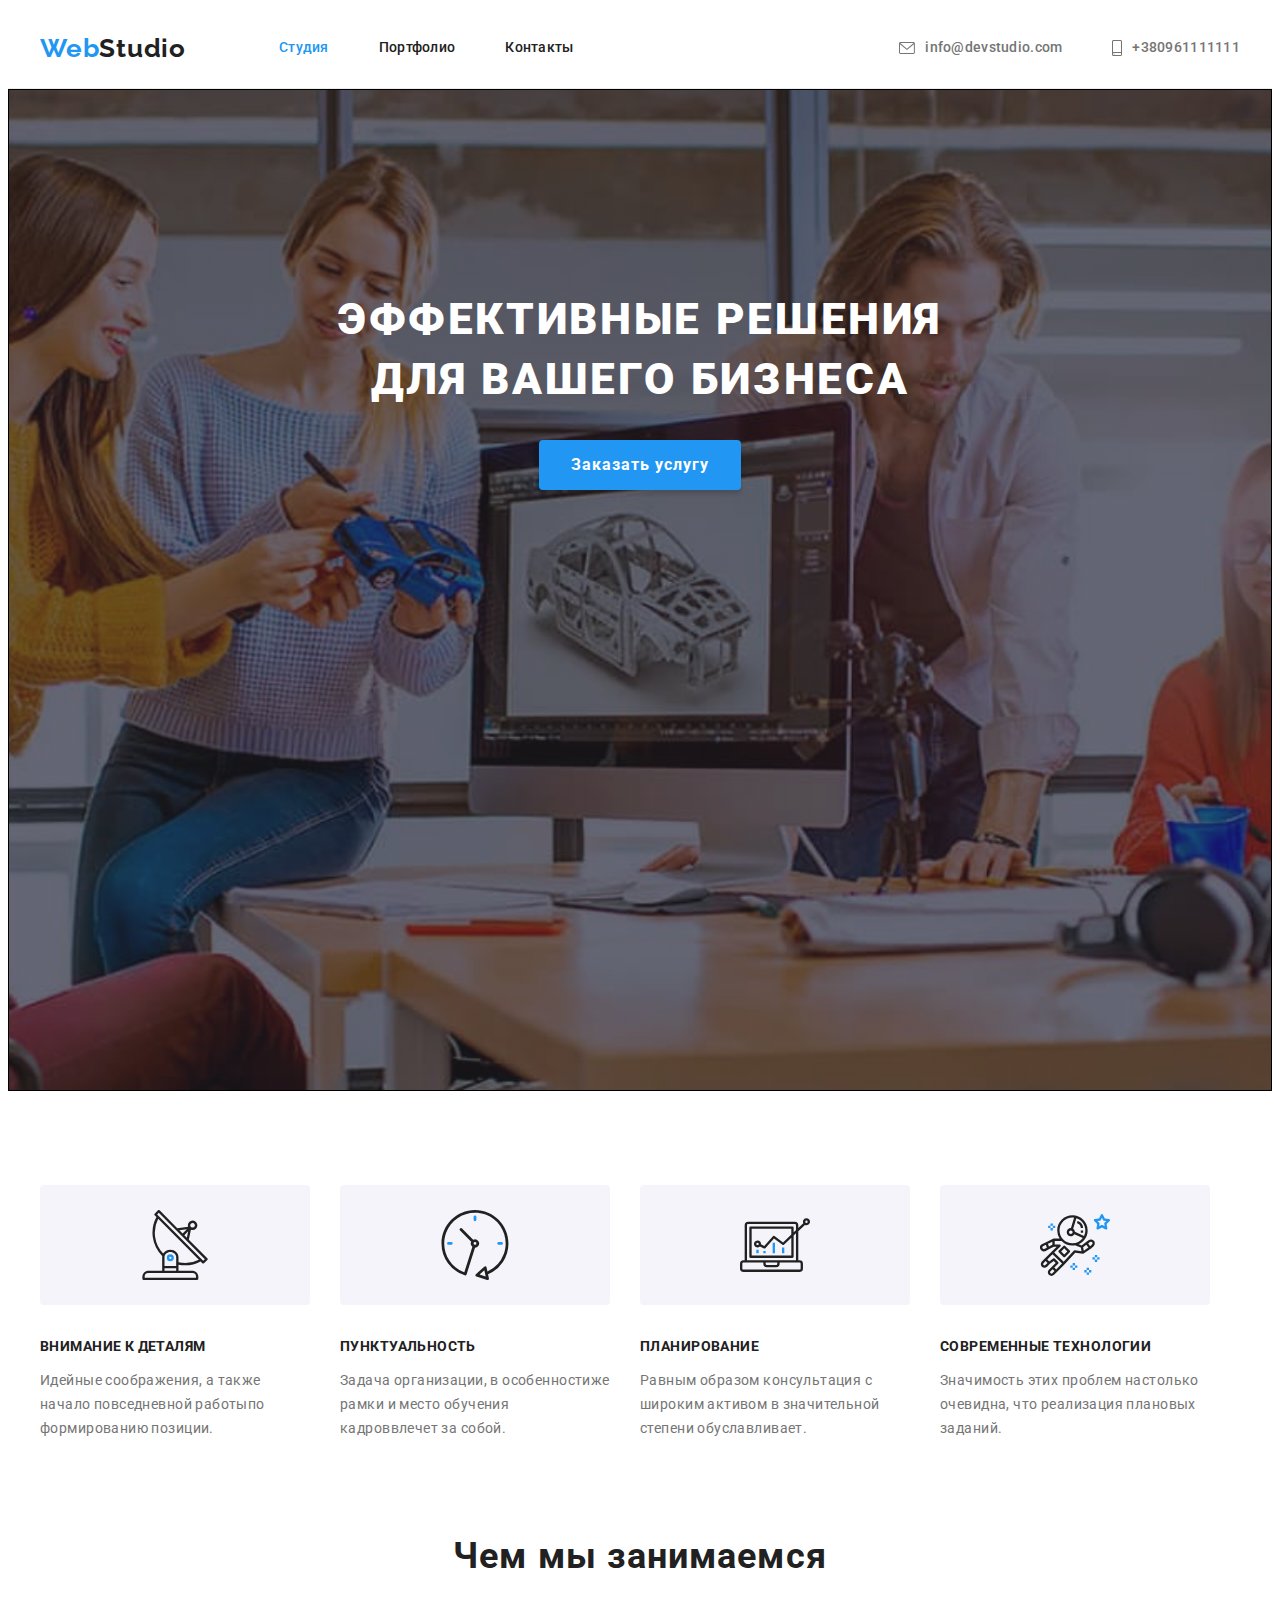
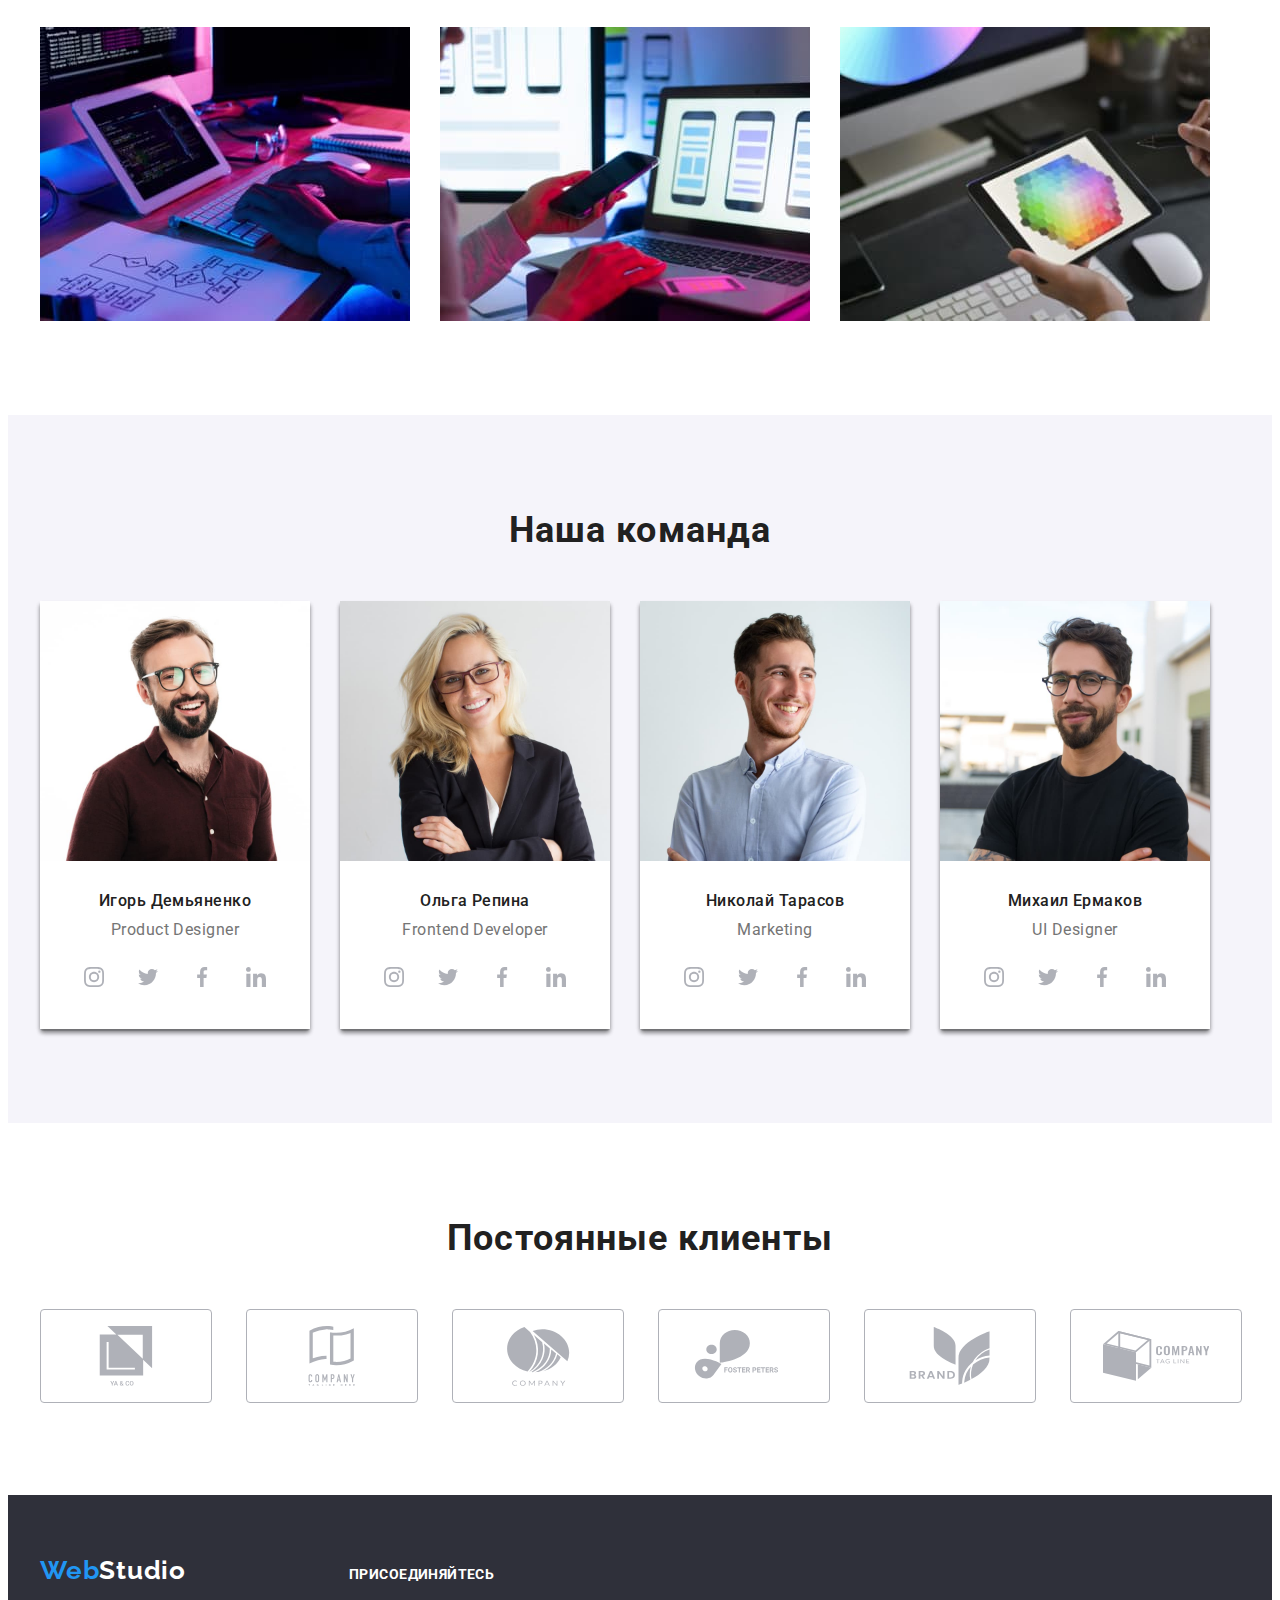
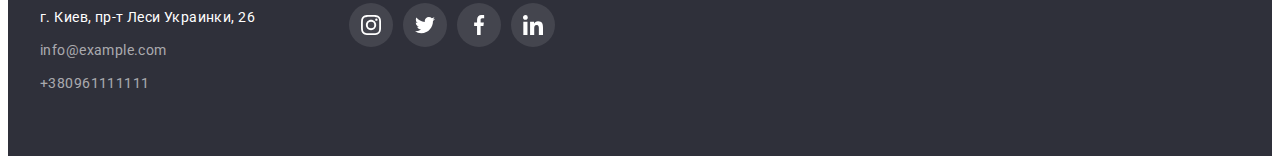
<file: index.html>
<!DOCTYPE html>
<html lang="ru">

<head>
  <meta charset="UTF-8" />
  <meta http-equiv="X-UA-Compatible" content="IE=edge" />
  <meta name="viewport" content="width=device-width, initial-scale=1.0" />
  <title>Студия</title>
  <!--Шрифты-->
  <link rel="stylesheet"
    href="https://fonts.googleapis.com/css2?family=Raleway:wght@700&family=Roboto:wght@400;500;700;900&display=swap" />
  <!--Нормализация-->
  <link rel="stylesheet" href="https://cdnjs.cloudflare.com/ajax/libs/modern-normalize/1.1.0/modern-normalize.min.css"
    integrity="sha512-wpPYUAdjBVSE4KJnH1VR1HeZfpl1ub8YT/NKx4PuQ5NmX2tKuGu6U/JRp5y+Y8XG2tV+wKQpNHVUX03MfMFn9Q=="
    crossorigin="anonymous" referrerpolicy="no-referrer" />
  <link rel="stylesheet" href="./css/styles.css" />
</head>

<body>
  <!--Header section-->
  <header class="header">
    <div class="container header-container">
      <!--Логотип-->
      <a class="logo-left link" href="./index.html" lang="en">Web<span class="logo-right">Studio</span></a>
      <!--Навигация сайта-->
      <nav class="navigation">
        <ul class="navigation-list list">
          <li class="navigation-item">
            <a class="current link nav-link" href="./index.html">Студия</a>
          </li>
          <li class="navigation-item">
            <a class="nav-link link" href="./portfolio.html">Портфолио</a>
          </li>
          <li class="navigation-item"><a class="nav-link link" href="">Контакты</a></li>
        </ul>
      </nav>
      <!--Контакты-->
      <ul class="header-group list">
        <li class="header-group-item">
          <a class="header-email link" href="mailto:info@devstudio.com">
            <svg class="email-icon" width="16" height="12">
              <use href="./images/icons/icons.svg#icon-email"></use>
            </svg>
            info@devstudio.com</a>
        </li>
        <li class="header-group-item">
          <a class="header-phone link" href="tel:+380961111111"><svg class="phone-icon" width="10" height="16">
              <use href="./images/icons/icons.svg#icon-smartphone"></use>
            </svg>+380961111111</a>
        </li>
      </ul>
    </div>
  </header>
  <main>
    <!-- Hero section -->
    <section class="hero section">
      <div class="container">
        <h1 class="hero-title">Эффективные решения для вашего бизнеса</h1>
        <button class="hero-btn" type="button">Заказать услугу</button>
      </div>
    </section>
    <!--About section-->
    <section class="about section">
      <div class="container about-container">
        <h2 class="about-title visually-hidden">Особенности:</h2>
        <ul class="about-list list">
          <li class="about-item">
            <div class="about-cont">
              <svg class="about-icon" width="70" height="70">
                <use href="./images/icons/icons-benefits.svg#icon-antenna"></use>
              </svg>
            </div>
            <h3 class="about-item-title">Внимание к деталям</h3>
            <p class="about-text">
              Идейные соображения, а также начало повседневной работыпо формированию позиции.
            </p>
          </li>
          <li class="about-item">
            <div class="about-cont">
              <svg class="about-icon" width="70" height="70">
                <use href="./images/icons/icons-benefits.svg#icon-clock"></use>
              </svg>
            </div>
            <h3 class="about-item-title">Пунктуальность</h3>
            <p class="about-text">
              Задача организации, в особенностиже рамки и место обучения кадроввлечет за собой.
            </p>
          </li>
          <li class="about-item">
            <div class="about-cont">
              <svg class="about-icon" width="70" height="70">
                <use href="./images/icons/icons-benefits.svg#icon-diagram"></use>
              </svg>
            </div>
            <h3 class="about-item-title">Планирование</h3>
            <p class="about-text">
              Равным образом консультация с широким активом в значительной степени обуславливает.
            </p>
          </li>
          <li class="about-item">
            <div class="about-cont">
              <svg class="about-icon" width="70" height="70">
                <use href="./images/icons/icons-benefits.svg#icon-astronaut"></use>
              </svg>
            </div>
            <h3 class="about-item-title">Современные технологии</h3>
            <p class="about-text">
              Значимость этих проблем настолько очевидна, что реализация плановых заданий.
            </p>
          </li>
        </ul>
      </div>
    </section>
    <!--Work section-->
    <section class="work section">
      <div class="container">
        <h2 class="work-title">Чем мы занимаемся</h2>
        <ul class="work-list list">
          <li class="work-item">
            <img src="./images/img-work/noutbook.jpg" alt="Ноутбук" width="370" height="294" />
          </li>
          <li class="work-item">
            <img src="./images/img-work/phone.jpg" alt="Смартфон" width="370" height="294" />
          </li>
          <li class="work-item">
            <img src="./images/img-work/ipad.jpg" alt="Планшет" width="370" height="294" />
          </li>
        </ul>
      </div>
    </section>
    <!--Team section-->
    <section class="team section">
      <div class="container">
        <h2 class="team-title">Наша команда</h2>
        <ul class="team-list list">
          <li class="team-item">
            <img src="./images/img-foto/demianenko.jpg" alt="Демьяненко" width="270" height="260" />
            <div class="employee">
              <h3 class="team-worker">Игорь Демьяненко</h3>
              <p class="team-position">Product Designer</p>
              <ul class="social-media list">
                <li class="social-media-item">
                  <a class="social-media-link link" href="" target="_blank" rel="noopener noreferer"
                    aria-label="instagram">
                    <svg class="social-media-icon" width="20px" height="20px">
                      <use href="./images/icons/icons.svg#icon-instagram"></use>
                    </svg>
                  </a>
                </li>
                <li class="social-media-item">
                  <a class="social-media-link link" href="" target="_blank" rel="noopener noreferer"
                    aria-label="instagram">
                    <svg class="social-media-icon" width="20px" height="20px">
                      <use href="./images/icons/icons.svg#icon-twitter"></use>
                    </svg>
                  </a>
                </li>
                <li class="social-media-item">
                  <a class="social-media-link link" href="" target="_blank" rel="noopener noreferer"
                    aria-label="instagram">
                    <svg class="social-media-icon" width="20px" height="20px">
                      <use href="./images/icons/icons.svg#icon-facebook"></use>
                    </svg>
                  </a>
                </li>
                <li class="social-media-item">
                  <a class="social-media-link link" href="" target="_blank" rel="noopener noreferer"
                    aria-label="instagram">
                    <svg class="social-media-icon" width="20px" height="20px">
                      <use href="./images/icons/icons.svg#icon-linkedin"></use>
                    </svg>
                  </a>
                </li>
              </ul>
            </div>
          </li>
          <li class="team-item">
            <img src="./images/img-foto/repina.jpg" alt="Репина" width="270" height="260" />
            <div class="employee">
              <h3 class="team-worker">Ольга Репина</h3>
              <p class="team-position">Frontend Developer</p>
              <ul class="social-media list">
                <li class="social-media-item">
                  <a class="social-media-link link" href="" target="_blank" rel="noopener noreferer"
                    aria-label="instagram">
                    <svg class="social-media-icon" width="20px" height="20px">
                      <use href="./images/icons/icons.svg#icon-instagram"></use>
                    </svg>
                  </a>
                </li>
                <li class="social-media-item">
                  <a class="social-media-link link" href="" target="_blank" rel="noopener noreferer"
                    aria-label="instagram">
                    <svg class="social-media-icon" width="20px" height="20px">
                      <use href="./images/icons/icons.svg#icon-twitter"></use>
                    </svg>
                  </a>
                </li>
                <li class="social-media-item">
                  <a class="social-media-link link" href="" target="_blank" rel="noopener noreferer"
                    aria-label="instagram">
                    <svg class="social-media-icon" width="20px" height="20px">
                      <use href="./images/icons/icons.svg#icon-facebook"></use>
                    </svg>
                  </a>
                </li>
                <li class="social-media-item">
                  <a class="social-media-link link" href="" target="_blank" rel="noopener noreferer"
                    aria-label="instagram">
                    <svg class="social-media-icon" width="20px" height="20px">
                      <use href="./images/icons/icons.svg#icon-linkedin"></use>
                    </svg>
                  </a>
                </li>
              </ul>
            </div>
          </li>
          <li class="team-item">
            <img src="./images/img-foto/tarasov.jpg" alt="Тарасов" width="270" height="260" />
            <div class="employee">
              <h3 class="team-worker">Николай Тарасов</h3>
              <p class="team-position">Marketing</p>
              <ul class="social-media list">
                <li class="social-media-item">
                  <a class="social-media-link link" href="" target="_blank" rel="noopener noreferer"
                    aria-label="instagram">
                    <svg class="social-media-icon" width="20px" height="20px">
                      <use href="./images/icons/icons.svg#icon-instagram"></use>
                    </svg>
                  </a>
                </li>
                <li class="social-media-item">
                  <a class="social-media-link link" href="" target="_blank" rel="noopener noreferer"
                    aria-label="instagram">
                    <svg class="social-media-icon" width="20px" height="20px">
                      <use href="./images/icons/icons.svg#icon-twitter"></use>
                    </svg>
                  </a>
                </li>
                <li class="social-media-item">
                  <a class="social-media-link link" href="" target="_blank" rel="noopener noreferer"
                    aria-label="instagram">
                    <svg class="social-media-icon" width="20px" height="20px">
                      <use href="./images/icons/icons.svg#icon-facebook"></use>
                    </svg>
                  </a>
                </li>
                <li class="social-media-item">
                  <a class="social-media-link link" href="" target="_blank" rel="noopener noreferer"
                    aria-label="instagram">
                    <svg class="social-media-icon" width="20px" height="20px">
                      <use href="./images/icons/icons.svg#icon-linkedin"></use>
                    </svg>
                  </a>
                </li>
              </ul>
            </div>
          </li>
          <li class="team-item">
            <img src="./images/img-foto/ermakov.jpg" alt="Ермаков" width="270" height="260" />
            <div class="employee">
              <h3 class="team-worker">Михаил Ермаков</h3>
              <p class="team-position">UI Designer</p>
              <ul class="social-media list">
                <li class="social-media-item">
                  <a class="social-media-link link" href="" target="_blank" rel="noopener noreferer"
                    aria-label="instagram">
                    <svg class="social-media-icon" width="20px" height="20px">
                      <use href="./images/icons/icons.svg#icon-instagram"></use>
                    </svg>
                  </a>
                </li>
                <li class="social-media-item">
                  <a class="social-media-link link" href="" target="_blank" rel="noopener noreferer"
                    aria-label="instagram">
                    <svg class="social-media-icon" width="20px" height="20px">
                      <use href="./images/icons/icons.svg#icon-twitter"></use>
                    </svg>
                  </a>
                </li>
                <li class="social-media-item">
                  <a class="social-media-link link" href="" target="_blank" rel="noopener noreferer"
                    aria-label="instagram">
                    <svg class="social-media-icon" width="20px" height="20px">
                      <use href="./images/icons/icons.svg#icon-facebook"></use>
                    </svg>
                  </a>
                </li>
                <li class="social-media-item">
                  <a class="social-media-link link" href="" target="_blank" rel="noopener noreferer"
                    aria-label="instagram">
                    <svg class="social-media-icon" width="20px" height="20px">
                      <use href="./images/icons/icons.svg#icon-linkedin"></use>
                    </svg>
                  </a>
                </li>
              </ul>
            </div>
          </li>
        </ul>
      </div>
    </section>
    <!--Regular customers-->
    <section class="section">
      <div class="container">
        <h2 class="customers-title">Постоянные клиенты</h2>
        <ul class="customer-list list">
          <li class="customers-item"><a class="customers-link link" href="" target="_blank"
              rel="noopener noreferer"><svg class="customers-icon" width="106" height="60">
                <use href="./images/icons/icons.svg#icon-group-1"></use>
              </svg></a></li>
          <li class="customers-item"><a class="customers-link link" href="" target="_blank"
              rel="noopener noreferer"><svg class="customers-icon" width="106" height="60">
                <use href="./images/icons/icons.svg#icon-group-2"></use>
              </svg></a></li>
          <li class="customers-item"><a class="customers-link link" href="" target="_blank"
              rel="noopener noreferer"><svg class="customers-icon" width="106" height="60">
                <use href="./images/icons/icons.svg#icon-group-3"></use>
              </svg></a></li>
          <li class="customers-item"><a class="customers-link link" href="" target="_blank"
              rel="noopener noreferer"><svg class="customers-icon" width="106" height="60">
                <use href="./images/icons/icons.svg#icon-group-4"></use>
              </svg></a></li>
          <li class="customers-item"><a class="customers-link link" href="" target="_blank"
              rel="noopener noreferer"><svg class="customers-icon" width="106" height="60">
                <use href="./images/icons/icons.svg#icon-group-5"></use>
              </svg></a></li>
          <li class="customers-item"><a class="customers-link link" href="" target="_blank"
              rel="noopener noreferer"><svg class="customers-icon" width="106" height="60">
                <use href="./images/icons/icons.svg#icon-group-6"></use>
              </svg></a></li>
        </ul>
      </div>
    </section>
  </main>
  <!--Footer section-->
  <footer class="footer">
    <div class="container">
      <div class="footer-container">
        <div class="footer-address">
          <!--Логотип-->
          <a class="logo-left link" href="./index.html" lang="en">Web<span class="logo-right-foot">Studio</span></a>
          <address class="address">
            <ul class="address-list list">
              <li class="address-link">
                <a class="address-link link" href="https://goo.gl/maps/f1McvQRz6KP4o4kd8" target="_blank"
                  rel="noreferrer noopener">г. Киев, пр-т Леси Украинки, 26</a>
              </li>
              <li class="address-link">
                <a class="email-link link" href="mailto:info@example.com">info@example.com</a>
              </li>
              <li class="address-link">
                <a class="tel-link link" href="tel:+380961111111">+380961111111</a>
              </li>
            </ul>
          </address>
        </div>
        <!--Social network-->
        <div class="social-foot-icon">
          <div class="social-blok">
            <h3 class="join">присоединяйтесь</h3>
            <ul class="social-footer-list list">
              <li class="social-footer-item">
                <a class="social-footer-link link" href="" target="_blank" rel="noopener noreferer"
                  aria-label="instagram">
                  <svg class="social-footer-icon" width="20px" height="20px">
                    <use href="./images/icons/icons.svg#icon-instagram"></use>
                  </svg>
                </a>
              </li>
              <li class="social-footer-item">
                <a class="social-footer-link link" href="" target="_blank" rel="noopener noreferer"
                  aria-label="instagram">
                  <svg class="social-footer-icon" width="20px" height="20px">
                    <use href="./images/icons/icons.svg#icon-twitter"></use>
                  </svg>
                </a>
              </li>
              <li class="social-footer-item">
                <a class="social-footer-link link" href="" target="_blank" rel="noopener noreferer"
                  aria-label="instagram">
                  <svg class="social-footer-icon" width="20px" height="20px">
                    <use href="./images/icons/icons.svg#icon-facebook"></use>
                  </svg>
                </a>
              </li>
              <li class="social-footer-item">
                <a class="social-footer-link link" href="" target="_blank" rel="noopener noreferer"
                  aria-label="instagram">
                  <svg class="social-footer-icon" width="20px" height="20px">
                    <use href="./images/icons/icons.svg#icon-linkedin"></use>
                  </svg>
                </a>
              </li>
            </ul>
          </div>
        </div>
      </div>
    </div>
  </footer>
</body>

</html>
</file>
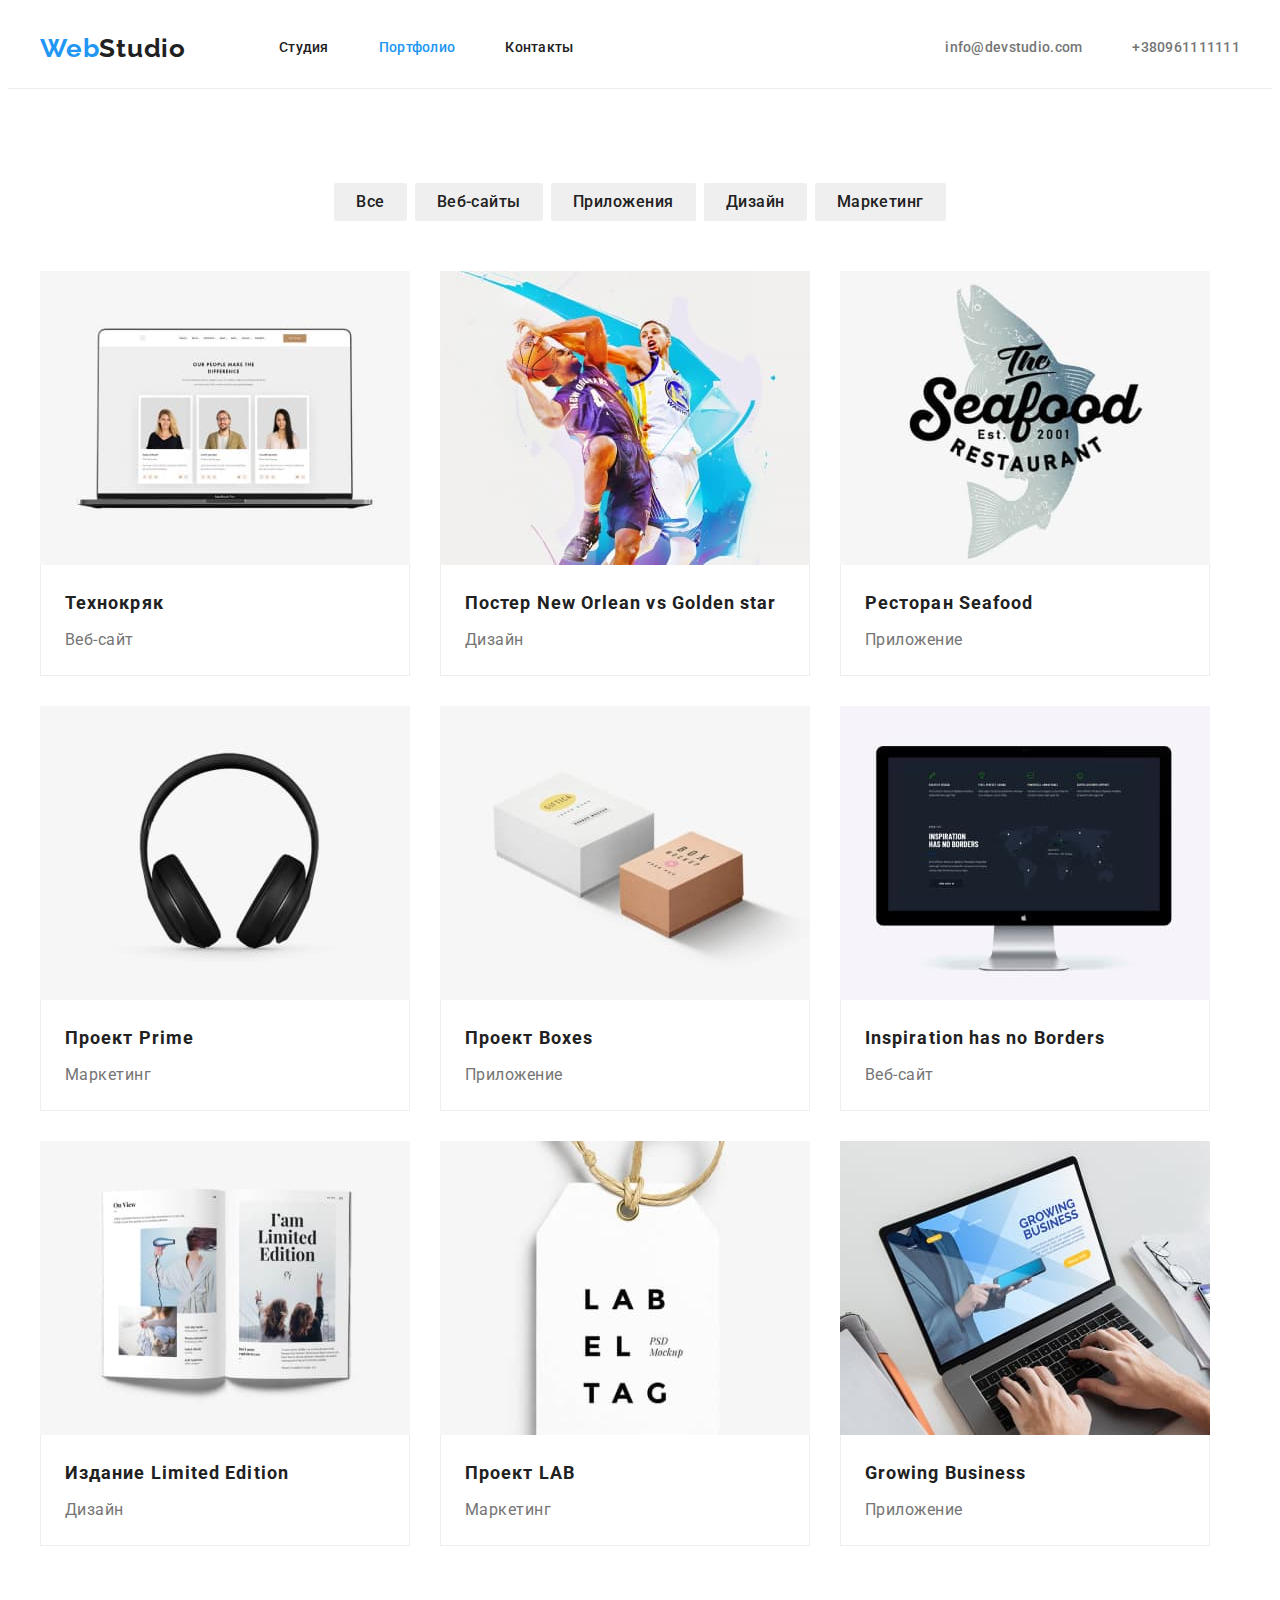
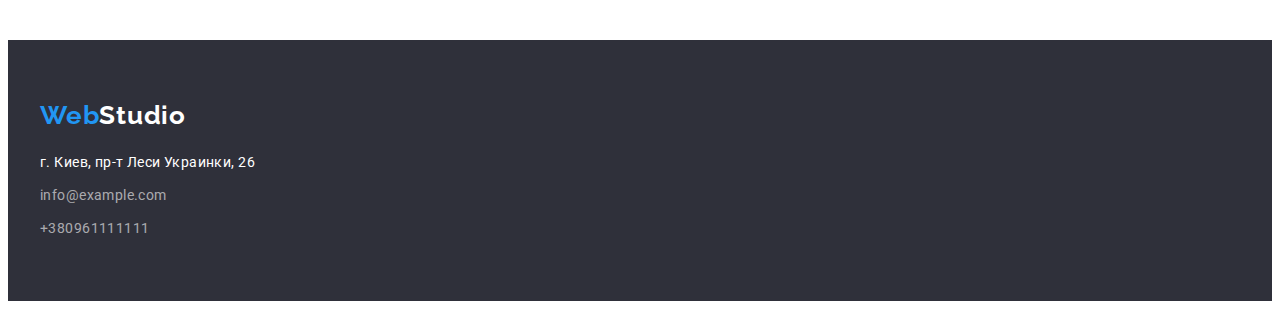
<file: portfolio.html>
<!DOCTYPE html>
<html lang="en">
  <head>
    <meta charset="UTF-8" />
    <meta http-equiv="X-UA-Compatible" content="IE=edge" />
    <meta name="viewport" content="width=device-width, initial-scale=1.0" />
    <title>Портфолио</title>
    <!--Шрифты-->
    <link
      rel="stylesheet"
      href="https://fonts.googleapis.com/css2?family=Raleway:wght@700&family=Roboto:wght@400;500;700;900&display=swap"
    />
    <!--Нормализация-->
    <link
      rel="stylesheet"
      href="https://cdnjs.cloudflare.com/ajax/libs/modern-normalize/1.1.0/modern-normalize.min.css"
      integrity="sha512-wpPYUAdjBVSE4KJnH1VR1HeZfpl1ub8YT/NKx4PuQ5NmX2tKuGu6U/JRp5y+Y8XG2tV+wKQpNHVUX03MfMFn9Q=="
      crossorigin="anonymous"
      referrerpolicy="no-referrer"
    />
    <link rel="stylesheet" href="./css/styles.css" />
  </head>
  <body>
    <!--Шапка сайта-->
    <header class="header">
      <div class="container header-container">
        <!--Логотип-->
        <a class="logo-left link" href="./index.html" lang="en"
          >Web<span class="logo-right">Studio</span></a
        >
        <!--Навигация сайта-->
        <nav class="navigation">
          <ul class="navigation-list list">
            <li class="navigation-item"><a class="link nav-link" href="./index.html">Студия</a></li>
            <li class="navigation-item">
              <a class="current nav-link link" href="./portfolio.html">Портфолио</a>
            </li>
            <li class="navigation-item"><a class="nav-link link" href="">Контакты</a></li>
          </ul>
        </nav>
        <!--Контакты-->
        <ul class="header-group list">
          <li class="header-group-item">
            <a class="header-email link" href="mailto:info@devstudio.com">info@devstudio.com</a>
          </li>
          <li class="header-group-item">
            <a class="header-phone link" href="tel:+380961111111">+380961111111</a>
          </li>
        </ul>
      </div>
    </header>
    <main>
      <!--Секция фильтр-->
      <section class="section">
        <div class="container">
          <h1 class="filter-title visually-hidden">Фильтр</h1>
          <ul class="filter-list-btn list">
            <li class="btn-item"><button class="btn-filter" type="button">Все</button></li>
            <li class="btn-item"><button class="btn-filter" type="button">Веб-сайты</button></li>
            <li class="btn-item"><button class="btn-filter" type="button">Приложения</button></li>
            <li class="btn-item"><button class="btn-filter" type="button">Дизайн</button></li>
            <li class="btn-item"><button class="btn-filter" type="button">Маркетинг</button></li>
          </ul>
          <ul class="services list">
            <li class="services-item">
              <a class="link" href=""
                ><img
                  src="./images/img-portfolio/technocryac.jpg"
                  alt="Ноутбук"
                  width="370"
                  height="294"
                />
                <div class="portfolio-card">
                  <h2 class="services-name">Технокряк</h2>
                  <p class="services-text">Веб-сайт</p>
                </div></a
              >
            </li>
            <li class="services-item">
              <a class="link" href=""
                ><img
                  src="./images/img-portfolio/poster.jpg"
                  alt="Баскетболисты"
                  width="370"
                  height="294"
                />
                <div class="portfolio-card">
                  <h2 class="services-name">Постер New Orlean vs Golden star</h2>
                  <p class="services-text">Дизайн</p>
                </div></a
              >
            </li>
            <li class="services-item">
              <a class="link" href=""
                ><img
                  src="./images/img-portfolio/restaurant.jpg"
                  alt="Борд ресторана"
                  width="370"
                  height="294"
                />
                <div class="portfolio-card">
                  <h2 class="services-name">Ресторан Seafood</h2>
                  <p class="services-text">Приложение</p>
                </div></a
              >
            </li>
            <li class="services-item">
              <a class="link" href=""
                ><img
                  src="./images/img-portfolio/project.jpg"
                  alt="Наушники"
                  width="370"
                  height="294"
                />
                <div class="portfolio-card">
                  <h2 class="services-name">Проект Prime</h2>
                  <p class="services-text">Маркетинг</p>
                </div></a
              >
            </li>
            <li class="services-item">
              <a class="link" href=""
                ><img
                  src="./images/img-portfolio/boxes.jpg"
                  alt="Две коробки"
                  width="370"
                  height="294"
                />
                <div class="portfolio-card">
                  <h2 class="services-name">Проект Boxes</h2>
                  <p class="services-text">Приложение</p>
                </div></a
              >
            </li>
            <li class="services-item">
              <a class="link" href=""
                ><img
                  src="./images/img-portfolio/edition.jpg"
                  alt="Монитор"
                  width="370"
                  height="294"
                />
                <div class="portfolio-card">
                  <h2 class="services-name">Inspiration has no Borders</h2>
                  <p class="services-text">Веб-сайт</p>
                </div></a
              >
            </li>
            <li class="services-item">
              <a class="link" href=""
                ><img
                  src="./images/img-portfolio/limited.jpg"
                  alt="Открытая книга"
                  width="370"
                  height="294"
                />
                <div class="portfolio-card">
                  <h2 class="services-name">Издание Limited Edition</h2>
                  <p class="services-text">Дизайн</p>
                </div></a
              >
            </li>
            <li class="services-item">
              <a class="link" href=""
                ><img
                  src="./images/img-portfolio/lab.jpg"
                  alt="Рекламный брелок"
                  width="370"
                  height="294"
                />
                <div class="portfolio-card">
                  <h2 class="services-name">Проект LAB</h2>
                  <p class="services-text">Маркетинг</p>
                </div></a
              >
            </li>
            <li class="services-item">
              <a class="link" href=""
                ><img
                  src="./images/img-portfolio/bisness.jpg"
                  alt="Пальцы на клавиатуре ноутбука"
                  width="370"
                  height="294"
                />
                <div class="portfolio-card">
                  <h2 class="services-name">Growing Business</h2>
                  <p class="services-text">Приложение</p>
                </div></a
              >
            </li>
          </ul>
        </div>
      </section>
    </main>
    <!--Подвальная часть сайта-->
    <footer class="footer">
      <div class="container">
        <!--Логотип-->
        <a class="logo-left link" href="./index.html" lang="en"
          >Web<span class="logo-right-foot">Studio</span></a
        >
        <address class="address">
          <ul class="address-list list">
            <li class="address-link">
              <a
                class="address-link link"
                href="https://goo.gl/maps/f1McvQRz6KP4o4kd8"
                target="_blank"
                rel="noreferrer noopener"
                >г. Киев, пр-т Леси Украинки, 26</a
              >
            </li>
            <li class="address-link">
              <a class="email-link link" href="mailto:info@example.com">info@example.com</a>
            </li>
            <li class="address-link">
              <a class="tel-link link" href="tel:+380961111111">+380961111111</a>
            </li>
          </ul>
        </address>
      </div>
    </footer>
  </body>
</html>
</file>
<file: css/styles.css>
:root {
  /* --fonts-- */
--main-font:'Roboto', sans-serif;
--second-font: 'Raleway', sans-serif;

  /* --text colors-- */
--accent-cl: #212121;
--main-text-cl: #FFFFFF;
--second-text-cl: #2196F3;
--email-phone-cl: #757575;
--btn-text-color: #F5F4FA;
--icon-footer-cl: #FFFFFF;

  /* --bacground color-- s*/
--main-color:#FFFFFF;
--second-color: #F5F4FA;
--third-color: #2F303A;
--section-color: #E5E5E5;
--btn-color: #2196F3;
--btn-bg-color: #188CE8;
--border-color: #EEEEEE;
--border-header-col: #ECECEC;
--icon-color: #AFB1B8;
}

/* --File Index.html-- */


body {
  background-color: var(--main-color);
  color: var(--accent-cl);

  font-family: var(--main-font);
  font-size: 14px;
  letter-spacing: 0.03;
}

h1,
h2,
h3,
h4,
h5,
h6,
p,
ul {
  margin: 0;
}

img {
  display: block;
  max-width: 100%;
  height: auto;
}

.link {
  text-decoration: none;
}

.list {
  list-style: none;
  padding: 0;
  margin: 0;
}

.visually-hidden {
  position: absolute;
  width: 1px;
  height: 1px;
  margin: -1px;
  border: 0;
  padding: 0;
  white-space: nowrap;
  clip-path: inset(100%);
  clip: rect(0 0 0 0);
  overflow: hidden;
}

.section {
   /*outline: 1px solid green;*/

  padding-top: 94px;
  padding-bottom: 94px;
}

.container {

   /*outline: 1px solid red; */

  width: 1200px;
  padding-left: 15px;
  padding-right: 15px;
  margin-left: auto;
  margin-right: auto;
}

/* --Header section-- */

.header {
  background-color: var(--main-header);
  border-bottom: 1px solid var(--border-header-col);
}

.header-container {
  display: flex;
  align-items: center;
}

  .logo-left {
  margin-right: 93px;
  
  color: var(--second-text-cl);

  font-family: var(--second-font);
  font-weight: 700;
  font-size: 26px;
  line-height: 1.19;
  letter-spacing: 0.03em;

}

.logo-right {
  color: var(--accent-cl);
}

.logo-right-foot {
color: var(--main-text-cl);
}

.navigation-list {
  display: flex;
  align-items: center;
}

.navigation-item {
margin-right: 50px;
}

.navigation-item:last-child {
  margin-right: 0;
}

.nav-link {
  display: block;
  padding-top: 32px;
  padding-bottom: 32px;

  color: var(--accent-cl);

  font-weight: 500;
  font-size: 14px;
  line-height: 1.14;
  letter-spacing: 0.02em;
}

.nav-link:hover,
.nav-link:focus {
  color: var(--second-text-cl);
}

.header-group {
  display: flex;
  align-items: center;
  margin-left: auto;
}

.current {
  color: var(--second-text-cl);

  font-weight: 500;
  font-size: 14px;
  line-height: 1.14;
  letter-spacing: 0.02em;
  list-style: none;
}
 
.header-email, .header-phone {
  display: flex;
  align-items: center;
  padding-top: 32px;
  padding-bottom: 32px;

  color: var(--email-phone-cl);

  font-weight: 500;
  font-size: 14px;
  line-height: 1.14;
  letter-spacing: 0.02em;  
} 

.email-icon, .phone-icon {
  margin-right: 10px;
  
  fill: currentColor;
}

.header-group-item {
  margin-right: 50px;
}

.header-group-item:last-child {
margin-right: 0;
}

.header-email:hover, .header-email:focus {
color: var(--second-text-cl);
}

.header-phone:hover, .header-phone:focus {
  color: var(--second-text-cl);
}

/* --Hero section-- */

.hero {
  max-width: 1600px;
  height: 600px;
  padding: 200px 0;
  margin-left: auto;
  margin-right: auto;
  border: 1px solid #000000;

  /* background-color: var(--third-color); */
  background-image: linear-gradient(to right, rgba(47, 48, 58, 0.4),
      rgba(47, 48, 58, 0.4)), url(../images/img-hero/hero-bg.jpg);
  background-size: cover;
  background-repeat: no-repeat;
  background-position: center;

  text-align: center;
}
.hero-title {
  display: block;
  text-align: center;
  width: 696px;
  margin-right: auto;
  margin-bottom: 30px;
  margin-left: auto;
  
  color: var(--main-text-cl);

  font-weight: 900;
  font-size: 44px;
  line-height: 1.36;
  text-align: center;
  letter-spacing: 0.06em;
  text-transform: uppercase;  
}

.hero-btn {
  display: inline-block;
  align-items: center;
  text-align: center;
  padding: 10px 32px;
  margin-right: auto;
  margin-left: auto;
  margin-bottom: 0;
  min-width: 200px;
  min-height: 50px;
  border: none;
  border-radius: 4px;

  background-color: var(--btn-color);
  color: var(--main-text-cl);

  letter-spacing: 0.06em;
  font-style: normal;
  box-shadow: 0px 4px 4px rgba(0, 0, 0, 0.15);
  font-family: inherit;
  font-weight: 700;
  font-size: 16px;
  line-height: 1.88;
  cursor: pointer;
} 

 
.hero-btn:hover, .hero-btn:focus {
  background-color: var(--btn-bg-color);
  color: var(--btn-text-color);
}

/* --about section-- */

 .about-title {
   color: var(--accent-cl);

   font-weight: 700;
   font-size: 36px;
   line-height: 1.17;
   text-align: center;
   letter-spacing: 0.03em;
 }

.about-list {
  display: flex;
  align-items: center;
}

.about-item {
  width: 270px;
  margin-right: 30px;
}

.about-item:last-child {
  margin-right: 0;
}

.about-cont {
  display: flex;
  justify-content: center;
  align-items: center;
  margin-bottom: 30px;
  width: 270px;
  height: 120px;
  border-radius: 4px;

  background-color: var(--second-color);
}

.about-item-title {
  margin-bottom: 10px;

  color: var(--accent-cl);

  font-weight: 700;
  font-size: 14px;
  line-height: 1.71;
  letter-spacing: 0.03em;
  text-transform: uppercase;
}

.about-text {
  color: var(--email-phone-cl);

  font-size: 14px;
  line-height: 1.71;
  letter-spacing: 0.03em; 
}
    
 /* --work section-- */

.work {
  padding-top: 0;
}
 .work-title {
  margin-bottom: 50px;

  color: var(--accent-cl);

  font-weight: 700;
  font-size: 36px;
  line-height: 1.17;
  text-align: center;
  letter-spacing: 0.03em;
}

.work-list {
display: flex;
align-items: center;
} 

.work-item {
  margin-right: 30px;
}
.work-item:last-child {
  margin-right: 0;
}

    /* --team section-- */

.team {
  background-color: var(--second-color);
}

.team-title {
  margin-bottom: 50px;

  color: var(--accent-cl);

  font-weight: 700;
  font-size: 36px;
  line-height: 1.17;
  text-align: center;
  letter-spacing: 0.03em;
}

.team-list {
  display: flex;
  text-align: center;
}

.team-item {
  margin-right: 30px;
  border-radius: 0px 0px 4px 4px;
  box-shadow: 0px 4px 4px rgba(0, 0, 0, 0.25),
  0px 4px 4px rgba(0, 0, 0, 0.25), 0px 2px 1px rgba(0, 0, 0, 0.2);
}

.team-item:last-child {
  margin-right: 0;
}

.employee {
  display: block;
  padding: 30px 0;
  background-color: var(--main-color);
}

.team-worker {
  margin-bottom: 10px;

  color: var(--accent-cl);

  font-weight: 500;
  font-size: 16px;
  line-height: 1.19;
  text-align: center;
  letter-spacing: 0.03em;
}

.team-position {
  margin-bottom: 16px;

  color: var(--email-phone-cl);

  font-weight: 400;
  font-size: 16px;
  line-height: 1.19;
  text-align: center;
  letter-spacing: 0.03em;
}

.social-media {
  display: flex;
  justify-content: center;
}

.social-media-item:not(:last-child) {
  margin-right: 10px;
}

.social-media-link {
  display: flex;
  align-items: center;
  justify-content: center;
  width: 44px;
  height: 44px;

  color: var(--icon-color);
  background-color: var(--main-color);

  border-radius: 50%;
}

.social-media-link:hover,
.social-media-link:focus {
  color: var(--main-text-cl);
  background-color: var(--btn-color);
}

.social-media-icon {
  fill: currentColor;
}

/* --Regular customers section-- */

.customers-title {
  margin-bottom: 50px;
  font-weight: 700;
  font-size: 36px;
  line-height: 1.17;
  text-align: center;
  letter-spacing: 0.03em;
  
  color: #212121
}

.customer-list {
  display: flex;
  justify-content: space-between;
  
}

.customers-item {
  width: 170px;
  height: 92px;
}

.customers-link {
  display: flex;
  justify-content: center;
  align-items: center;
  width: 100%;
  height: 100%;
  border: 1px solid var(--icon-color);
  border-radius: 4px;

  color: var(--icon-color);
}

.customers-link:hover, .customers-link:focus {
  border-color: var(--btn-bg-color);
  color: var(--btn-color);
}

.customers-icon {
  fill: currentColor;
}
    /* --Footer section-- */

.footer {
  display: block;
  padding-top: 60px;
  padding-bottom: 60px;

  background-color: var(--third-color);
}

.footer-container {
  display: flex; 
  align-items: baseline;
}

.footer-address {
  margin-right: 70px;
}

.address {
  margin-top: 20px;

  font-style: normal;
}

.address-link {
  margin-bottom: 9px;

  color: var(--main-text-cl);

  font-weight: 400;
  font-size: 14px;
  line-height: 1.7;
  letter-spacing: 0.03em;
}

.address-link:last-child {
  margin-bottom: 0;
}

.address-link:hover,
.address-link:focus {
  color: var(--second-text-cl);
}

.address-item {
  display: block;

  color: var(--main-text-cl); 

  font-size: 14px;
  line-height: 1.71;
  letter-spacing: 0.03em;
}

.email-link,
.tel-link {
  display: block;

  color: rgba(255, 255, 255, 0.6);

  font-weight: 400;
  font-size: 14px;
  line-height: 1.71;
  letter-spacing: 0.03em;
}

.address-item:hover, 
.address-item:focus {
  color: var(--second-text-cl);
}

.email-link:hover,
.email-link:focus {
  color: var(--second-text-cl);
}

.tel-link:hover,
.tel-link:focus {
  color: var(--second-text-cl);
}

.social-foot-icon {
  display: flex;
}

.join {
  margin-bottom: 20px;

  color: var(--main-text-cl);

  font-weight: 700;
  font-size: 14px;
  line-height: 1.14;
  letter-spacing: 0.03em;
  text-transform: uppercase
}

.social-footer-list {
  display: flex;
  
}

.social-footer-item:not(:last-child) {
   margin-right: 10px;
}

.social-footer-link {
  display: flex;
  align-items: center;
  justify-content: center;
  width: 44px;
  height: 44px;

  color: var(--icon-footer-cl);
  background-color: rgba(255, 255, 255, 10%);

  border-radius: 50%;
}

.social-footer-link:hover,
.social-footer-link:focus {
  color: var(--icon-footer-cl);
  background-color: var(--btn-color);
}

.social-footer-icon {
  fill: currentColor;
}

/* --File Portfolio.html-- */

/* --Filtr section-- */

.filter-list-btn {
  display: flex;
  align-items: center;
  justify-content: center;
  margin-bottom: 50px;
}

.btn-item {
  margin-right: 8px;

  background-color: var(--second-color);
}

.btn-item:last-child {
  margin-right: 0;
}

.btn-filter {
  padding: 6px 22px;
  border: none;
  border-radius: 4px;
  
  color: var(--accent-cl);

  font-family: inherit;
  font-style: normal;
  font-weight: 500;
  font-size: 16px;
  line-height: 1.62;
  text-align: center;
  letter-spacing: 0.03em;
  cursor: pointer;
}
.btn-filter:hover, .btn-filter:focus {
  background-color: var(--btn-color);
  color: var(--main-text-cl);

  box-shadow: 0px 3px 1px rgba(0, 0, 0, 0.1), 
  0px 1px 2px rgba(0, 0, 0, 0.08), 
  0px 2px 2px rgba(0, 0, 0, 0.12);
} 

.services {
  display: flex;
  flex-wrap: wrap;
}

.services-item {
  width: 370px;
  margin-right: 30px;
  margin-bottom: 30px;
}

.services-item:nth-child(3n) {
  margin-right: 0;
}

.services-item:nth-last-child(-n+3) {
  margin-bottom: 0;
} 

.services-item:hover, .services-item:focus {
  box-shadow: 0px 1px 1px rgba(0, 0, 0, 0.12),
  0px 4px 4px rgba(0, 0, 0, 0.06), 1px 4px 6px 
  rgba(0, 0, 0, 0.16);
}

.portfolio-card {
  padding: 20px 24px;
  border-right: 1px solid var(--border-color);
  border-bottom: 1px solid var(--border-color);
  border-left: 1px solid var(--border-color);
}

.services-name {
  margin-bottom: 4px;

  color: var(--accent-cl);

  font-weight: 700;
  font-size: 18px;
  line-height: 2.0;
  letter-spacing: 0.06em; 
  vertical-align: top;
}

.services-text {
  color: var(--email-phone-cl);

  font-size: 16px;
  line-height: 1.88;
  letter-spacing: 0.03em; 
}
</file>
